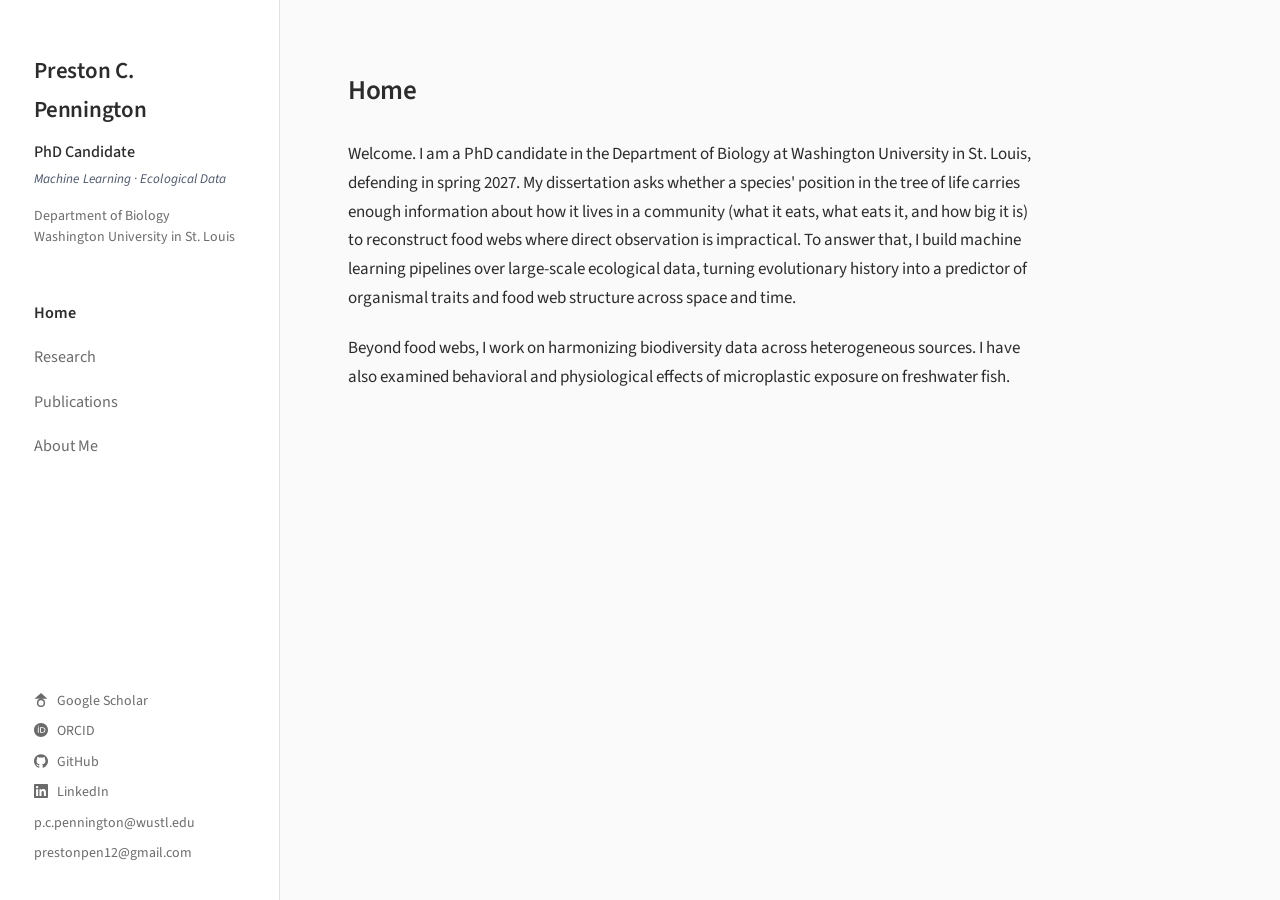
<file: index.html>
<!DOCTYPE html>
<html lang="en">
<head>
  <meta charset="UTF-8">
  <meta name="viewport" content="width=device-width, initial-scale=1.0">
  <title>Preston C. Pennington — Machine Learning &amp; Ecological Data</title>
  <link rel="preconnect" href="https://fonts.googleapis.com">
  <link href="https://fonts.googleapis.com/css2?family=Source+Sans+3:wght@300;400;600;700&display=swap" rel="stylesheet">
  <link rel="stylesheet" href="css/style.css">
</head>
<body>

  <button class="menu-toggle" onclick="document.querySelector('.sidebar').classList.toggle('open')" aria-label="Toggle menu">&#9776;</button>

  <aside class="sidebar">
    <div class="sidebar-top">
      <h1>Preston C. Pennington</h1>
      <p class="role">PhD Candidate</p>
      <p class="tagline">Machine Learning &middot; Ecological Data</p>
      <p class="subtitle">Department of Biology<br>Washington University in St. Louis</p>
      <nav>
        <a href="index.html" class="active">Home</a>
        <a href="research.html">Research</a>
        <a href="publications.html">Publications</a>
        <a href="about.html">About Me</a>
      </nav>
    </div>
    <div class="sidebar-bottom">
      <a href="https://scholar.google.com/citations?user=S984SaUAAAAJ&hl=en&oi=ao" target="_blank" rel="noopener">
        <svg xmlns="http://www.w3.org/2000/svg" viewBox="0 0 24 24"><path d="M12 24a7 7 0 1 1 0-14 7 7 0 0 1 0 14Zm0-2.5a4.5 4.5 0 1 0 0-9 4.5 4.5 0 0 0 0 9ZM1 10l11-10 11 10H1Z"/></svg>
        Google Scholar
      </a>
      <a href="https://orcid.org/0000-0001-6155-3248" target="_blank" rel="noopener">
        <svg xmlns="http://www.w3.org/2000/svg" viewBox="0 0 24 24"><path d="M12 0C5.372 0 0 5.372 0 12s5.372 12 12 12 12-5.372 12-12S18.628 0 12 0ZM7.369 4.378a.87.87 0 1 1 0 1.74.87.87 0 0 1 0-1.74ZM6.61 7.23h1.518v9.54H6.61V7.23Zm3.708 0h4.104c3.756 0 5.16 2.484 5.16 4.77 0 2.634-1.842 4.77-5.16 4.77H10.318V7.23Zm1.518 1.356v6.828h2.586c2.724 0 3.642-1.704 3.642-3.414 0-1.578-.828-3.414-3.642-3.414h-2.586Z"/></svg>
        ORCID
      </a>
      <a href="https://github.com/prestonpenn12" target="_blank" rel="noopener">
        <svg xmlns="http://www.w3.org/2000/svg" viewBox="0 0 24 24"><path d="M12 .297c-6.63 0-12 5.373-12 12 0 5.303 3.438 9.8 8.205 11.385.6.113.82-.258.82-.577 0-.285-.01-1.04-.015-2.04-3.338.724-4.042-1.61-4.042-1.61C4.422 18.07 3.633 17.7 3.633 17.7c-1.087-.744.084-.729.084-.729 1.205.084 1.838 1.236 1.838 1.236 1.07 1.835 2.809 1.305 3.495.998.108-.776.417-1.305.76-1.605-2.665-.3-5.466-1.332-5.466-5.93 0-1.31.465-2.38 1.235-3.22-.135-.303-.54-1.523.105-3.176 0 0 1.005-.322 3.3 1.23.96-.267 1.98-.399 3-.405 1.02.006 2.04.138 3 .405 2.28-1.552 3.285-1.23 3.285-1.23.645 1.653.24 2.873.12 3.176.765.84 1.23 1.91 1.23 3.22 0 4.61-2.805 5.625-5.475 5.92.42.36.81 1.096.81 2.22 0 1.606-.015 2.896-.015 3.286 0 .315.21.69.825.57C20.565 22.092 24 17.592 24 12.297c0-6.627-5.373-12-12-12"/></svg>
        GitHub
      </a>
      <a href="https://www.linkedin.com/in/prestonpennington/" target="_blank" rel="noopener">
        <svg xmlns="http://www.w3.org/2000/svg" viewBox="0 0 24 24"><path d="M20.447 20.452h-3.554v-5.569c0-1.328-.027-3.037-1.852-3.037-1.853 0-2.136 1.445-2.136 2.939v5.667H9.351V9h3.414v1.561h.046c.477-.9 1.637-1.85 3.37-1.85 3.601 0 4.267 2.37 4.267 5.455v6.286zM5.337 7.433c-1.144 0-2.063-.926-2.063-2.065 0-1.138.92-2.063 2.063-2.063 1.14 0 2.064.925 2.064 2.063 0 1.139-.925 2.065-2.064 2.065zm1.782 13.019H3.555V9h3.564v11.452zM22.225 0H1.771C.792 0 0 .774 0 1.729v20.542C0 23.227.792 24 1.771 24h20.451C23.2 24 24 23.227 24 22.271V1.729C24 .774 23.2 0 22.222 0h.003z"/></svg>
        LinkedIn
      </a>
      <a href="mailto:p.c.pennington@wustl.edu">p.c.pennington@wustl.edu</a>
      <a href="mailto:prestonpen12@gmail.com">prestonpen12@gmail.com</a>
    </div>
  </aside>

  <main class="main">
    <h2>Home</h2>
    <p>
      Welcome. I am a PhD candidate in the Department of Biology at
      Washington University in St. Louis, defending in spring 2027. My
      dissertation asks whether a species' position in the tree of life
      carries enough information about how it lives in a community (what it
      eats, what eats it, and how big it is) to reconstruct food webs where
      direct observation is impractical. To answer that, I build machine
      learning pipelines over large-scale ecological data, turning
      evolutionary history into a predictor of organismal traits and food
      web structure across space and time.
    </p>
    <p>
      Beyond food webs, I work on harmonizing biodiversity data across
      heterogeneous sources. I have also examined behavioral and
      physiological effects of microplastic exposure on freshwater fish.
    </p>
  </main>

</body>
</html>
</file>
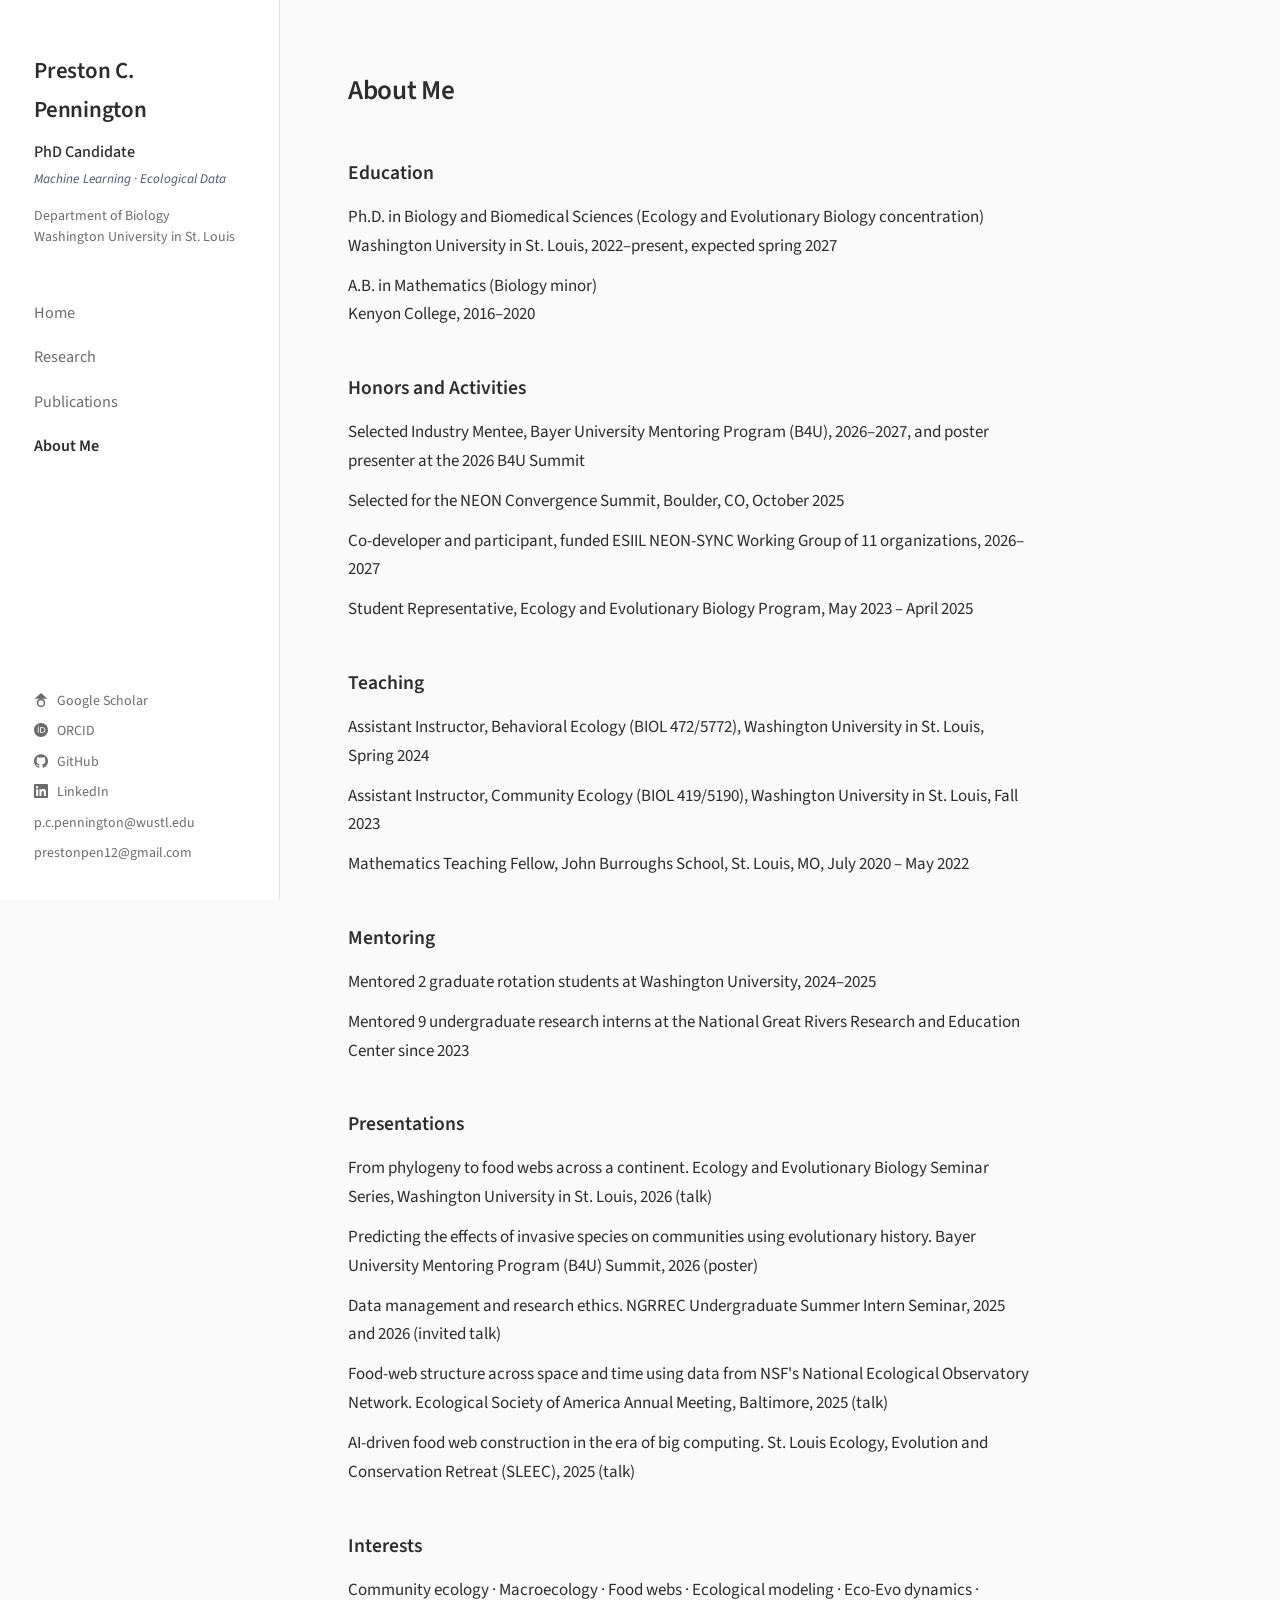
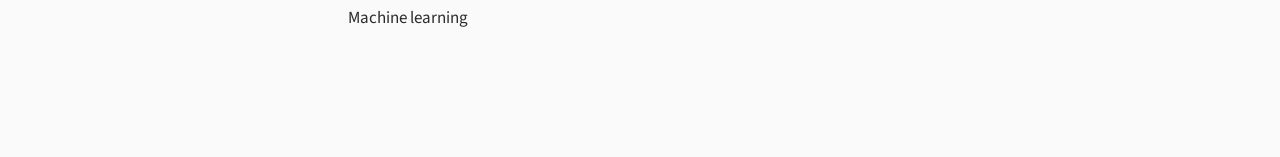
<file: about.html>
<!DOCTYPE html>
<html lang="en">
<head>
  <meta charset="UTF-8">
  <meta name="viewport" content="width=device-width, initial-scale=1.0">
  <title>About Me — Preston C. Pennington</title>
  <link rel="preconnect" href="https://fonts.googleapis.com">
  <link href="https://fonts.googleapis.com/css2?family=Source+Sans+3:wght@300;400;600;700&display=swap" rel="stylesheet">
  <link rel="stylesheet" href="css/style.css">
</head>
<body>

  <button class="menu-toggle" onclick="document.querySelector('.sidebar').classList.toggle('open')" aria-label="Toggle menu">&#9776;</button>

  <aside class="sidebar">
    <div class="sidebar-top">
      <h1>Preston C. Pennington</h1>
      <p class="role">PhD Candidate</p>
      <p class="tagline">Machine Learning &middot; Ecological Data</p>
      <p class="subtitle">Department of Biology<br>Washington University in St. Louis</p>
      <nav>
        <a href="index.html">Home</a>
        <a href="research.html">Research</a>
        <a href="publications.html">Publications</a>
        <a href="about.html" class="active">About Me</a>
      </nav>
    </div>
    <div class="sidebar-bottom">
      <a href="https://scholar.google.com/citations?user=S984SaUAAAAJ&hl=en&oi=ao" target="_blank" rel="noopener">
        <svg xmlns="http://www.w3.org/2000/svg" viewBox="0 0 24 24"><path d="M12 24a7 7 0 1 1 0-14 7 7 0 0 1 0 14Zm0-2.5a4.5 4.5 0 1 0 0-9 4.5 4.5 0 0 0 0 9ZM1 10l11-10 11 10H1Z"/></svg>
        Google Scholar
      </a>
      <a href="https://orcid.org/0000-0001-6155-3248" target="_blank" rel="noopener">
        <svg xmlns="http://www.w3.org/2000/svg" viewBox="0 0 24 24"><path d="M12 0C5.372 0 0 5.372 0 12s5.372 12 12 12 12-5.372 12-12S18.628 0 12 0ZM7.369 4.378a.87.87 0 1 1 0 1.74.87.87 0 0 1 0-1.74ZM6.61 7.23h1.518v9.54H6.61V7.23Zm3.708 0h4.104c3.756 0 5.16 2.484 5.16 4.77 0 2.634-1.842 4.77-5.16 4.77H10.318V7.23Zm1.518 1.356v6.828h2.586c2.724 0 3.642-1.704 3.642-3.414 0-1.578-.828-3.414-3.642-3.414h-2.586Z"/></svg>
        ORCID
      </a>
      <a href="https://github.com/prestonpenn12" target="_blank" rel="noopener">
        <svg xmlns="http://www.w3.org/2000/svg" viewBox="0 0 24 24"><path d="M12 .297c-6.63 0-12 5.373-12 12 0 5.303 3.438 9.8 8.205 11.385.6.113.82-.258.82-.577 0-.285-.01-1.04-.015-2.04-3.338.724-4.042-1.61-4.042-1.61C4.422 18.07 3.633 17.7 3.633 17.7c-1.087-.744.084-.729.084-.729 1.205.084 1.838 1.236 1.838 1.236 1.07 1.835 2.809 1.305 3.495.998.108-.776.417-1.305.76-1.605-2.665-.3-5.466-1.332-5.466-5.93 0-1.31.465-2.38 1.235-3.22-.135-.303-.54-1.523.105-3.176 0 0 1.005-.322 3.3 1.23.96-.267 1.98-.399 3-.405 1.02.006 2.04.138 3 .405 2.28-1.552 3.285-1.23 3.285-1.23.645 1.653.24 2.873.12 3.176.765.84 1.23 1.91 1.23 3.22 0 4.61-2.805 5.625-5.475 5.92.42.36.81 1.096.81 2.22 0 1.606-.015 2.896-.015 3.286 0 .315.21.69.825.57C20.565 22.092 24 17.592 24 12.297c0-6.627-5.373-12-12-12"/></svg>
        GitHub
      </a>
      <a href="https://www.linkedin.com/in/prestonpennington/" target="_blank" rel="noopener">
        <svg xmlns="http://www.w3.org/2000/svg" viewBox="0 0 24 24"><path d="M20.447 20.452h-3.554v-5.569c0-1.328-.027-3.037-1.852-3.037-1.853 0-2.136 1.445-2.136 2.939v5.667H9.351V9h3.414v1.561h.046c.477-.9 1.637-1.85 3.37-1.85 3.601 0 4.267 2.37 4.267 5.455v6.286zM5.337 7.433c-1.144 0-2.063-.926-2.063-2.065 0-1.138.92-2.063 2.063-2.063 1.14 0 2.064.925 2.064 2.063 0 1.139-.925 2.065-2.064 2.065zm1.782 13.019H3.555V9h3.564v11.452zM22.225 0H1.771C.792 0 0 .774 0 1.729v20.542C0 23.227.792 24 1.771 24h20.451C23.2 24 24 23.227 24 22.271V1.729C24 .774 23.2 0 22.222 0h.003z"/></svg>
        LinkedIn
      </a>
      <a href="mailto:p.c.pennington@wustl.edu">p.c.pennington@wustl.edu</a>
      <a href="mailto:prestonpen12@gmail.com">prestonpen12@gmail.com</a>
    </div>
  </aside>

  <main class="main">
    <h2>About Me</h2>

    <h3>Education</h3>
    <div class="entries">
      <p>Ph.D. in Biology and Biomedical Sciences (Ecology and Evolutionary Biology concentration)<br>
      Washington University in St. Louis, 2022&ndash;present, expected spring 2027</p>
      <p>A.B. in Mathematics (Biology minor)<br>
      Kenyon College, 2016&ndash;2020</p>
    </div>

    <h3>Honors and Activities</h3>
    <div class="entries">
      <p>Selected Industry Mentee, Bayer University Mentoring Program (B4U), 2026&ndash;2027, and poster presenter at the 2026 B4U Summit</p>
      <p>Selected for the NEON Convergence Summit, Boulder, CO, October 2025</p>
      <p>Co-developer and participant, funded ESIIL NEON-SYNC Working Group of 11 organizations, 2026&ndash;2027</p>
      <p>Student Representative, Ecology and Evolutionary Biology Program, May 2023 &ndash; April 2025</p>
    </div>

    <h3>Teaching</h3>
    <div class="entries">
      <p>Assistant Instructor, Behavioral Ecology (BIOL 472/5772), Washington University in St. Louis, Spring 2024</p>
      <p>Assistant Instructor, Community Ecology (BIOL 419/5190), Washington University in St. Louis, Fall 2023</p>
      <p>Mathematics Teaching Fellow, John Burroughs School, St. Louis, MO, July 2020 &ndash; May 2022</p>
    </div>

    <h3>Mentoring</h3>
    <div class="entries">
      <p>Mentored 2 graduate rotation students at Washington University, 2024&ndash;2025</p>
      <p>Mentored 9 undergraduate research interns at the National Great Rivers Research and Education Center since 2023</p>
    </div>

    <h3>Presentations</h3>
    <div class="entries">
      <p>From phylogeny to food webs across a continent. Ecology and Evolutionary Biology Seminar Series, Washington University in St. Louis, 2026 (talk)</p>
      <p>Predicting the effects of invasive species on communities using evolutionary history. Bayer University Mentoring Program (B4U) Summit, 2026 (poster)</p>
      <p>Data management and research ethics. NGRREC Undergraduate Summer Intern Seminar, 2025 and 2026 (invited talk)</p>
      <p>Food-web structure across space and time using data from NSF's National Ecological Observatory Network. Ecological Society of America Annual Meeting, Baltimore, 2025 (talk)</p>
      <p>AI-driven food web construction in the era of big computing. St. Louis Ecology, Evolution and Conservation Retreat (SLEEC), 2025 (talk)</p>
    </div>

    <h3>Interests</h3>
    <p>
      Community ecology &middot; Macroecology &middot;
      Food webs &middot; Ecological modeling &middot;
      Eco-Evo dynamics &middot; Machine learning
    </p>
  </main>

</body>
</html>
</file>
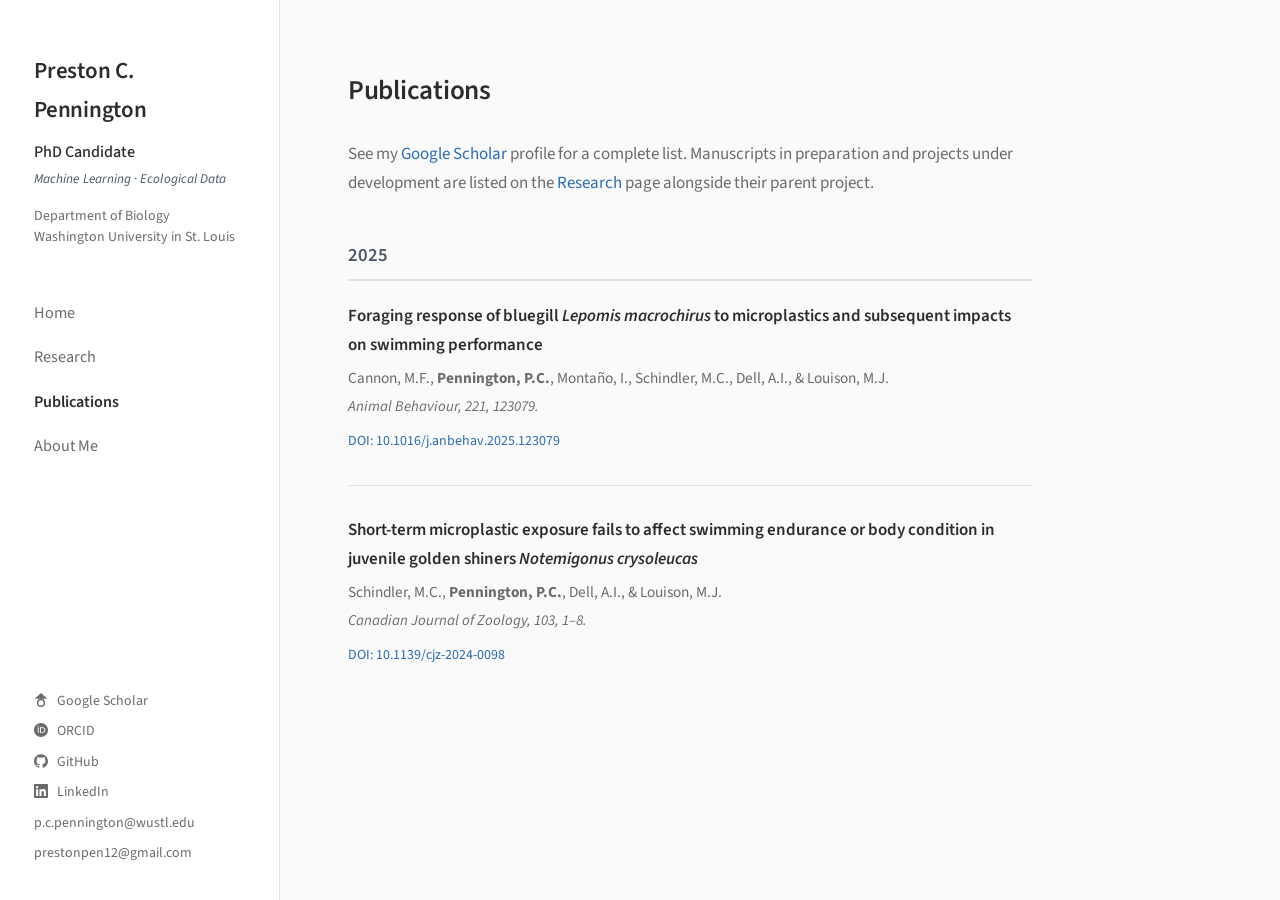
<file: publications.html>
<!DOCTYPE html>
<html lang="en">
<head>
  <meta charset="UTF-8">
  <meta name="viewport" content="width=device-width, initial-scale=1.0">
  <title>Publications — Preston C. Pennington</title>
  <link rel="preconnect" href="https://fonts.googleapis.com">
  <link href="https://fonts.googleapis.com/css2?family=Source+Sans+3:wght@300;400;600;700&display=swap" rel="stylesheet">
  <link rel="stylesheet" href="css/style.css">
</head>
<body>

  <button class="menu-toggle" onclick="document.querySelector('.sidebar').classList.toggle('open')" aria-label="Toggle menu">&#9776;</button>

  <aside class="sidebar">
    <div class="sidebar-top">
      <h1>Preston C. Pennington</h1>
      <p class="role">PhD Candidate</p>
      <p class="tagline">Machine Learning &middot; Ecological Data</p>
      <p class="subtitle">Department of Biology<br>Washington University in St. Louis</p>
      <nav>
        <a href="index.html">Home</a>
        <a href="research.html">Research</a>
        <a href="publications.html" class="active">Publications</a>
        <a href="about.html">About Me</a>
      </nav>
    </div>
    <div class="sidebar-bottom">
      <a href="https://scholar.google.com/citations?user=S984SaUAAAAJ&hl=en&oi=ao" target="_blank" rel="noopener">
        <svg xmlns="http://www.w3.org/2000/svg" viewBox="0 0 24 24"><path d="M12 24a7 7 0 1 1 0-14 7 7 0 0 1 0 14Zm0-2.5a4.5 4.5 0 1 0 0-9 4.5 4.5 0 0 0 0 9ZM1 10l11-10 11 10H1Z"/></svg>
        Google Scholar
      </a>
      <a href="https://orcid.org/0000-0001-6155-3248" target="_blank" rel="noopener">
        <svg xmlns="http://www.w3.org/2000/svg" viewBox="0 0 24 24"><path d="M12 0C5.372 0 0 5.372 0 12s5.372 12 12 12 12-5.372 12-12S18.628 0 12 0ZM7.369 4.378a.87.87 0 1 1 0 1.74.87.87 0 0 1 0-1.74ZM6.61 7.23h1.518v9.54H6.61V7.23Zm3.708 0h4.104c3.756 0 5.16 2.484 5.16 4.77 0 2.634-1.842 4.77-5.16 4.77H10.318V7.23Zm1.518 1.356v6.828h2.586c2.724 0 3.642-1.704 3.642-3.414 0-1.578-.828-3.414-3.642-3.414h-2.586Z"/></svg>
        ORCID
      </a>
      <a href="https://github.com/prestonpenn12" target="_blank" rel="noopener">
        <svg xmlns="http://www.w3.org/2000/svg" viewBox="0 0 24 24"><path d="M12 .297c-6.63 0-12 5.373-12 12 0 5.303 3.438 9.8 8.205 11.385.6.113.82-.258.82-.577 0-.285-.01-1.04-.015-2.04-3.338.724-4.042-1.61-4.042-1.61C4.422 18.07 3.633 17.7 3.633 17.7c-1.087-.744.084-.729.084-.729 1.205.084 1.838 1.236 1.838 1.236 1.07 1.835 2.809 1.305 3.495.998.108-.776.417-1.305.76-1.605-2.665-.3-5.466-1.332-5.466-5.93 0-1.31.465-2.38 1.235-3.22-.135-.303-.54-1.523.105-3.176 0 0 1.005-.322 3.3 1.23.96-.267 1.98-.399 3-.405 1.02.006 2.04.138 3 .405 2.28-1.552 3.285-1.23 3.285-1.23.645 1.653.24 2.873.12 3.176.765.84 1.23 1.91 1.23 3.22 0 4.61-2.805 5.625-5.475 5.92.42.36.81 1.096.81 2.22 0 1.606-.015 2.896-.015 3.286 0 .315.21.69.825.57C20.565 22.092 24 17.592 24 12.297c0-6.627-5.373-12-12-12"/></svg>
        GitHub
      </a>
      <a href="https://www.linkedin.com/in/prestonpennington/" target="_blank" rel="noopener">
        <svg xmlns="http://www.w3.org/2000/svg" viewBox="0 0 24 24"><path d="M20.447 20.452h-3.554v-5.569c0-1.328-.027-3.037-1.852-3.037-1.853 0-2.136 1.445-2.136 2.939v5.667H9.351V9h3.414v1.561h.046c.477-.9 1.637-1.85 3.37-1.85 3.601 0 4.267 2.37 4.267 5.455v6.286zM5.337 7.433c-1.144 0-2.063-.926-2.063-2.065 0-1.138.92-2.063 2.063-2.063 1.14 0 2.064.925 2.064 2.063 0 1.139-.925 2.065-2.064 2.065zm1.782 13.019H3.555V9h3.564v11.452zM22.225 0H1.771C.792 0 0 .774 0 1.729v20.542C0 23.227.792 24 1.771 24h20.451C23.2 24 24 23.227 24 22.271V1.729C24 .774 23.2 0 22.222 0h.003z"/></svg>
        LinkedIn
      </a>
      <a href="mailto:p.c.pennington@wustl.edu">p.c.pennington@wustl.edu</a>
      <a href="mailto:prestonpen12@gmail.com">prestonpen12@gmail.com</a>
    </div>
  </aside>

  <main class="main">
    <h2>Publications</h2>

    <p style="color: var(--color-text-light); margin-bottom: 2rem;">
      See my <a href="https://scholar.google.com/citations?user=S984SaUAAAAJ&hl=en&oi=ao" target="_blank" rel="noopener">Google Scholar</a> profile for a complete list. Manuscripts in preparation and projects under development are listed on the <a href="research.html">Research</a> page alongside their parent project.
    </p>

    <div class="year-heading">2025</div>

    <div class="publication">
      <div class="title">Foraging response of bluegill <em>Lepomis macrochirus</em> to microplastics and subsequent impacts on swimming performance</div>
      <div class="authors">Cannon, M.F., <strong>Pennington, P.C.</strong>, Montaño, I., Schindler, M.C., Dell, A.I., &amp; Louison, M.J.</div>
      <div class="journal">Animal Behaviour, 221, 123079.</div>
      <div class="links">
        <a href="https://doi.org/10.1016/j.anbehav.2025.123079" target="_blank" rel="noopener">DOI: 10.1016/j.anbehav.2025.123079</a>
      </div>
    </div>

    <div class="publication">
      <div class="title">Short-term microplastic exposure fails to affect swimming endurance or body condition in juvenile golden shiners <em>Notemigonus crysoleucas</em></div>
      <div class="authors">Schindler, M.C., <strong>Pennington, P.C.</strong>, Dell, A.I., &amp; Louison, M.J.</div>
      <div class="journal">Canadian Journal of Zoology, 103, 1–8.</div>
      <div class="links">
        <a href="https://doi.org/10.1139/cjz-2024-0098" target="_blank" rel="noopener">DOI: 10.1139/cjz-2024-0098</a>
      </div>
    </div>
  </main>

</body>
</html>
</file>
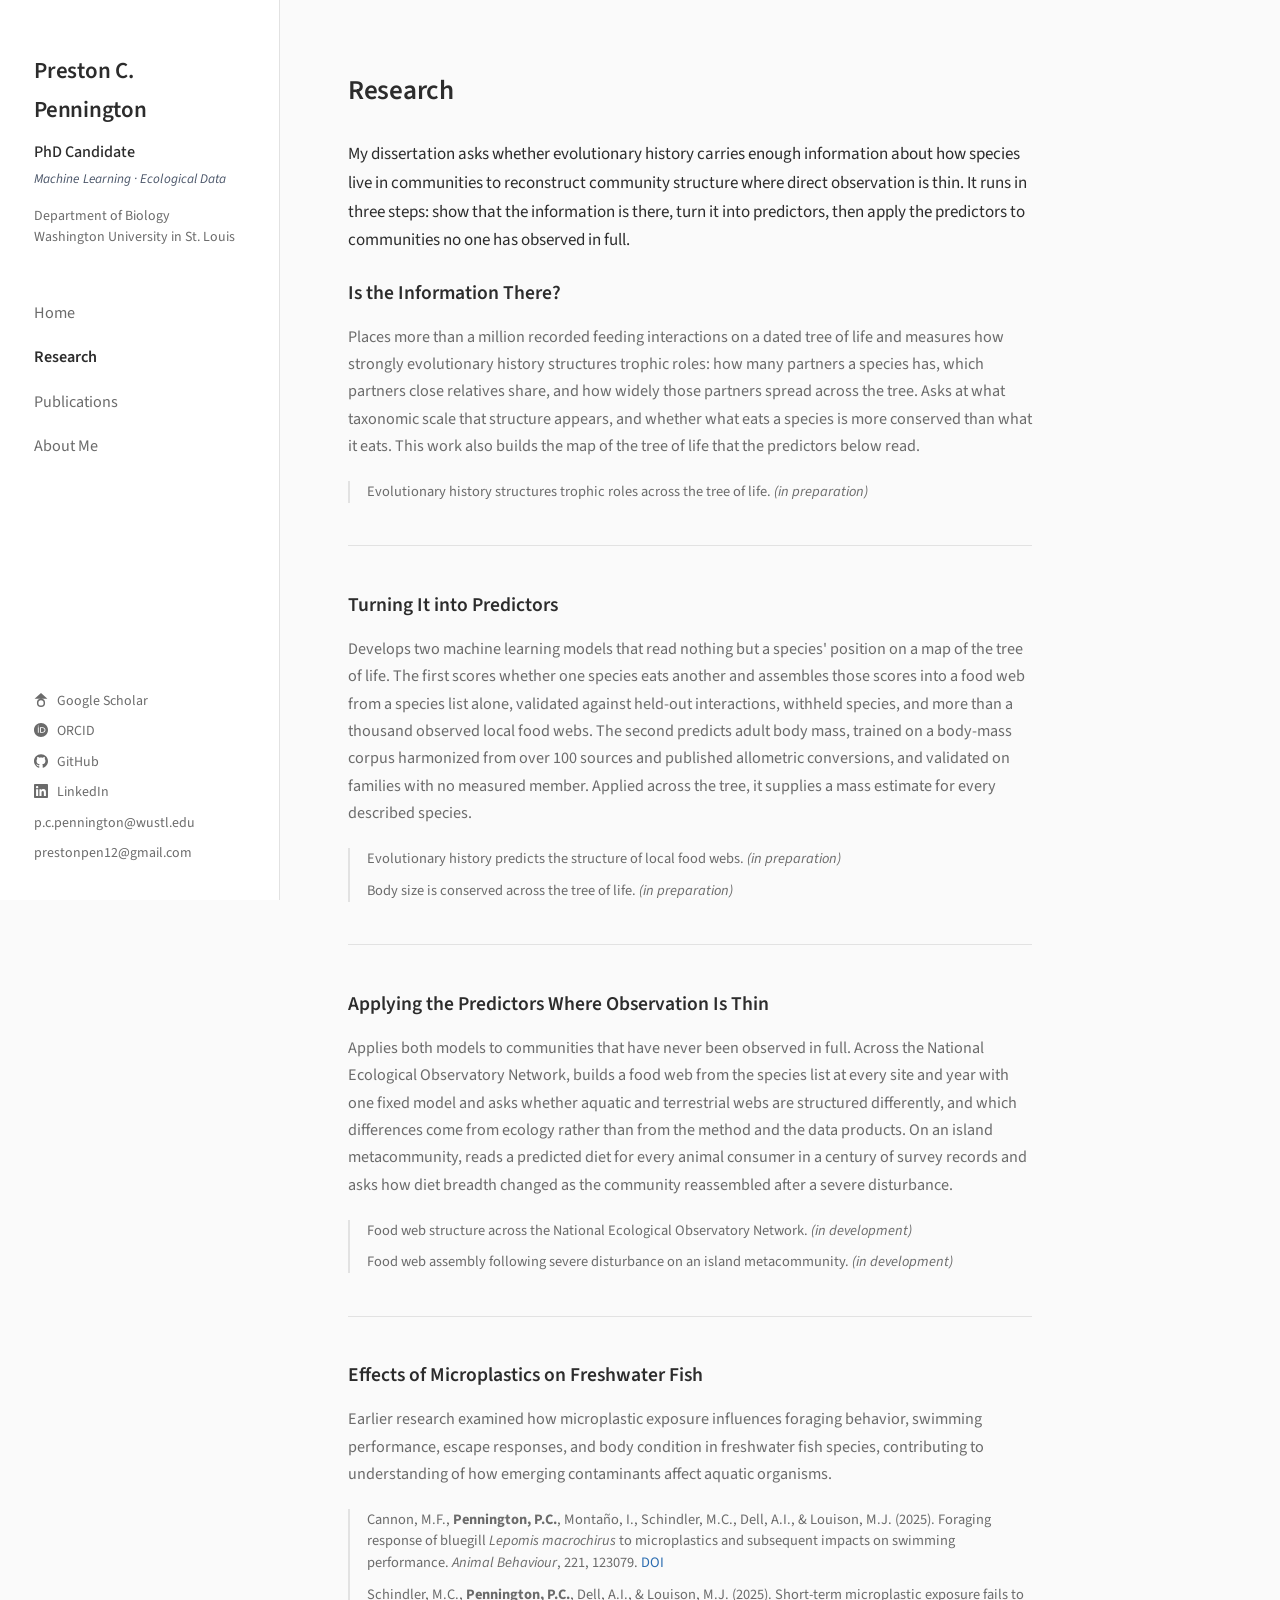
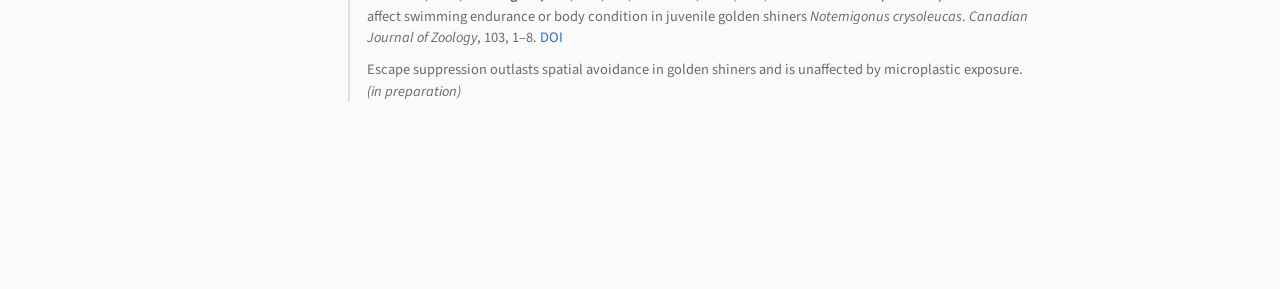
<file: research.html>
<!DOCTYPE html>
<html lang="en">
<head>
  <meta charset="UTF-8">
  <meta name="viewport" content="width=device-width, initial-scale=1.0">
  <title>Research — Preston C. Pennington</title>
  <link rel="preconnect" href="https://fonts.googleapis.com">
  <link href="https://fonts.googleapis.com/css2?family=Source+Sans+3:wght@300;400;600;700&display=swap" rel="stylesheet">
  <link rel="stylesheet" href="css/style.css">
</head>
<body>

  <button class="menu-toggle" onclick="document.querySelector('.sidebar').classList.toggle('open')" aria-label="Toggle menu">&#9776;</button>

  <aside class="sidebar">
    <div class="sidebar-top">
      <h1>Preston C. Pennington</h1>
      <p class="role">PhD Candidate</p>
      <p class="tagline">Machine Learning &middot; Ecological Data</p>
      <p class="subtitle">Department of Biology<br>Washington University in St. Louis</p>
      <nav>
        <a href="index.html">Home</a>
        <a href="research.html" class="active">Research</a>
        <a href="publications.html">Publications</a>
        <a href="about.html">About Me</a>
      </nav>
    </div>
    <div class="sidebar-bottom">
      <a href="https://scholar.google.com/citations?user=S984SaUAAAAJ&hl=en&oi=ao" target="_blank" rel="noopener">
        <svg xmlns="http://www.w3.org/2000/svg" viewBox="0 0 24 24"><path d="M12 24a7 7 0 1 1 0-14 7 7 0 0 1 0 14Zm0-2.5a4.5 4.5 0 1 0 0-9 4.5 4.5 0 0 0 0 9ZM1 10l11-10 11 10H1Z"/></svg>
        Google Scholar
      </a>
      <a href="https://orcid.org/0000-0001-6155-3248" target="_blank" rel="noopener">
        <svg xmlns="http://www.w3.org/2000/svg" viewBox="0 0 24 24"><path d="M12 0C5.372 0 0 5.372 0 12s5.372 12 12 12 12-5.372 12-12S18.628 0 12 0ZM7.369 4.378a.87.87 0 1 1 0 1.74.87.87 0 0 1 0-1.74ZM6.61 7.23h1.518v9.54H6.61V7.23Zm3.708 0h4.104c3.756 0 5.16 2.484 5.16 4.77 0 2.634-1.842 4.77-5.16 4.77H10.318V7.23Zm1.518 1.356v6.828h2.586c2.724 0 3.642-1.704 3.642-3.414 0-1.578-.828-3.414-3.642-3.414h-2.586Z"/></svg>
        ORCID
      </a>
      <a href="https://github.com/prestonpenn12" target="_blank" rel="noopener">
        <svg xmlns="http://www.w3.org/2000/svg" viewBox="0 0 24 24"><path d="M12 .297c-6.63 0-12 5.373-12 12 0 5.303 3.438 9.8 8.205 11.385.6.113.82-.258.82-.577 0-.285-.01-1.04-.015-2.04-3.338.724-4.042-1.61-4.042-1.61C4.422 18.07 3.633 17.7 3.633 17.7c-1.087-.744.084-.729.084-.729 1.205.084 1.838 1.236 1.838 1.236 1.07 1.835 2.809 1.305 3.495.998.108-.776.417-1.305.76-1.605-2.665-.3-5.466-1.332-5.466-5.93 0-1.31.465-2.38 1.235-3.22-.135-.303-.54-1.523.105-3.176 0 0 1.005-.322 3.3 1.23.96-.267 1.98-.399 3-.405 1.02.006 2.04.138 3 .405 2.28-1.552 3.285-1.23 3.285-1.23.645 1.653.24 2.873.12 3.176.765.84 1.23 1.91 1.23 3.22 0 4.61-2.805 5.625-5.475 5.92.42.36.81 1.096.81 2.22 0 1.606-.015 2.896-.015 3.286 0 .315.21.69.825.57C20.565 22.092 24 17.592 24 12.297c0-6.627-5.373-12-12-12"/></svg>
        GitHub
      </a>
      <a href="https://www.linkedin.com/in/prestonpennington/" target="_blank" rel="noopener">
        <svg xmlns="http://www.w3.org/2000/svg" viewBox="0 0 24 24"><path d="M20.447 20.452h-3.554v-5.569c0-1.328-.027-3.037-1.852-3.037-1.853 0-2.136 1.445-2.136 2.939v5.667H9.351V9h3.414v1.561h.046c.477-.9 1.637-1.85 3.37-1.85 3.601 0 4.267 2.37 4.267 5.455v6.286zM5.337 7.433c-1.144 0-2.063-.926-2.063-2.065 0-1.138.92-2.063 2.063-2.063 1.14 0 2.064.925 2.064 2.063 0 1.139-.925 2.065-2.064 2.065zm1.782 13.019H3.555V9h3.564v11.452zM22.225 0H1.771C.792 0 0 .774 0 1.729v20.542C0 23.227.792 24 1.771 24h20.451C23.2 24 24 23.227 24 22.271V1.729C24 .774 23.2 0 22.222 0h.003z"/></svg>
        LinkedIn
      </a>
      <a href="mailto:p.c.pennington@wustl.edu">p.c.pennington@wustl.edu</a>
      <a href="mailto:prestonpen12@gmail.com">prestonpen12@gmail.com</a>
    </div>
  </aside>

  <main class="main">
    <h2>Research</h2>

    <p>
      My dissertation asks whether evolutionary history carries enough
      information about how species live in communities to reconstruct
      community structure where direct observation is thin. It runs in three
      steps: show that the information is there, turn it into predictors,
      then apply the predictors to communities no one has observed in full.
    </p>

    <div class="research-item">
      <h3>Is the Information There?</h3>
      <p>
        Places more than a million recorded feeding interactions on a dated
        tree of life and measures how strongly evolutionary history
        structures trophic roles: how many partners a species has, which
        partners close relatives share, and how widely those partners spread
        across the tree. Asks at what taxonomic scale that structure appears,
        and whether what eats a species is more conserved than what it eats.
        This work also builds the map of the tree of life that the predictors
        below read.
      </p>
      <div class="related-papers">
        <p class="paper">
          Evolutionary history structures trophic roles across the tree of life. <em>(in preparation)</em>
        </p>
      </div>
    </div>

    <div class="research-item">
      <h3>Turning It into Predictors</h3>
      <p>
        Develops two machine learning models that read nothing but a
        species' position on a map of the tree of life. The first scores
        whether one species eats another and assembles those scores into a
        food web from a species list alone, validated against held-out
        interactions, withheld species, and more than a thousand observed
        local food webs. The second predicts adult body mass, trained on a
        body-mass corpus harmonized from over 100 sources and published
        allometric conversions, and validated on families with no measured
        member. Applied across the tree, it supplies a mass estimate for
        every described species.
      </p>
      <div class="related-papers">
        <p class="paper">
          Evolutionary history predicts the structure of local food webs. <em>(in preparation)</em>
        </p>
        <p class="paper">
          Body size is conserved across the tree of life. <em>(in preparation)</em>
        </p>
      </div>
    </div>

    <div class="research-item">
      <h3>Applying the Predictors Where Observation Is Thin</h3>
      <p>
        Applies both models to communities that have never been observed in
        full. Across the National Ecological Observatory Network, builds a
        food web from the species list at every site and year with one fixed
        model and asks whether aquatic and terrestrial webs are structured
        differently, and which differences come from ecology rather than from
        the method and the data products. On an island metacommunity, reads
        a predicted diet for every animal consumer in a century of survey
        records and asks how diet breadth changed as the community reassembled
        after a severe disturbance.
      </p>
      <div class="related-papers">
        <p class="paper">
          Food web structure across the National Ecological Observatory Network. <em>(in development)</em>
        </p>
        <p class="paper">
          Food web assembly following severe disturbance on an island metacommunity. <em>(in development)</em>
        </p>
      </div>
    </div>

    <div class="research-item">
      <h3>Effects of Microplastics on Freshwater Fish</h3>
      <p>
        Earlier research examined how microplastic exposure influences
        foraging behavior, swimming performance, escape responses, and body
        condition in freshwater fish species, contributing to understanding of
        how emerging contaminants affect aquatic organisms.
      </p>
      <div class="related-papers">
        <p class="paper">
          Cannon, M.F., <strong>Pennington, P.C.</strong>, Monta&ntilde;o, I., Schindler, M.C., Dell, A.I., &amp; Louison, M.J. (2025).
          Foraging response of bluegill <em>Lepomis macrochirus</em> to microplastics and subsequent impacts on swimming performance.
          <em>Animal Behaviour</em>, 221, 123079.
          <a href="https://doi.org/10.1016/j.anbehav.2025.123079" target="_blank" rel="noopener">DOI</a>
        </p>
        <p class="paper">
          Schindler, M.C., <strong>Pennington, P.C.</strong>, Dell, A.I., &amp; Louison, M.J. (2025).
          Short-term microplastic exposure fails to affect swimming endurance or body condition in juvenile golden shiners <em>Notemigonus crysoleucas</em>.
          <em>Canadian Journal of Zoology</em>, 103, 1&ndash;8.
          <a href="https://doi.org/10.1139/cjz-2024-0098" target="_blank" rel="noopener">DOI</a>
        </p>
        <p class="paper">
          Escape suppression outlasts spatial avoidance in golden shiners and is unaffected by microplastic exposure. <em>(in preparation)</em>
        </p>
      </div>
    </div>
  </main>

</body>
</html>
</file>
<file: css/style.css>
/* ── Reset & Base ── */
*, *::before, *::after {
  margin: 0;
  padding: 0;
  box-sizing: border-box;
}

:root {
  --sidebar-width: 280px;
  --color-bg: #fafafa;
  --color-sidebar: #ffffff;
  --color-text: #2c2c2c;
  --color-text-light: #6b6b6b;
  --color-accent: #4a5568;
  --color-link: #2b6cb0;
  --color-link-hover: #1a4971;
  --color-border: #e2e2e2;
  --font-body: 'Source Sans 3', 'Segoe UI', system-ui, sans-serif;
  --font-heading: 'Source Sans 3', 'Segoe UI', system-ui, sans-serif;
}

html {
  font-size: 17px;
  scroll-behavior: smooth;
}

body {
  font-family: var(--font-body);
  color: var(--color-text);
  background: var(--color-bg);
  line-height: 1.7;
  display: flex;
  min-height: 100vh;
}

/* ── Sidebar ── */
.sidebar {
  position: fixed;
  top: 0;
  left: 0;
  width: var(--sidebar-width);
  height: 100vh;
  background: var(--color-sidebar);
  border-right: 1px solid var(--color-border);
  padding: 3rem 2rem 2rem;
  display: flex;
  flex-direction: column;
  justify-content: space-between;
  z-index: 10;
}

.sidebar-top {
  display: flex;
  flex-direction: column;
}

.sidebar h1 {
  font-family: var(--font-heading);
  font-size: 1.35rem;
  font-weight: 600;
  color: var(--color-text);
  margin-bottom: 0.25rem;
  letter-spacing: -0.01em;
}

.sidebar .role {
  font-size: 0.95rem;
  color: var(--color-text);
  font-weight: 500;
  margin-top: 0.3rem;
  margin-bottom: 0.15rem;
}

.sidebar .tagline {
  font-size: 0.78rem;
  color: var(--color-accent);
  font-style: italic;
  margin-bottom: 0.9rem;
  letter-spacing: 0.005em;
  white-space: nowrap;
}

.sidebar .subtitle {
  font-size: 0.82rem;
  color: var(--color-text-light);
  margin-bottom: 2.5rem;
  line-height: 1.5;
}

.sidebar nav a {
  display: block;
  padding: 0.5rem 0;
  color: var(--color-text-light);
  text-decoration: none;
  font-size: 0.95rem;
  font-weight: 400;
  transition: color 0.2s ease;
}

.sidebar nav a:hover,
.sidebar nav a.active {
  color: var(--color-text);
}

.sidebar nav a.active {
  font-weight: 600;
}

/* ── Sidebar External Links ── */
.sidebar-bottom {
  display: flex;
  flex-direction: column;
  gap: 0.4rem;
}

.sidebar-bottom a {
  font-size: 0.82rem;
  color: var(--color-text-light);
  text-decoration: none;
  transition: color 0.2s ease;
}

.sidebar-bottom a:hover {
  color: var(--color-link);
}

.sidebar-bottom a svg {
  width: 14px;
  height: 14px;
  vertical-align: -2px;
  margin-right: 0.35rem;
  fill: currentColor;
}

/* ── Mobile Menu Toggle ── */
.menu-toggle {
  display: none;
  position: fixed;
  top: 1.2rem;
  left: 1.2rem;
  z-index: 20;
  background: var(--color-sidebar);
  border: 1px solid var(--color-border);
  border-radius: 6px;
  padding: 0.5rem 0.7rem;
  cursor: pointer;
  font-size: 1.1rem;
  color: var(--color-text);
}

/* ── Main Content ── */
.main {
  margin-left: var(--sidebar-width);
  flex: 1;
  padding: 4rem 4rem 6rem;
  max-width: 820px;
}

.main h2 {
  font-family: var(--font-heading);
  font-size: 1.6rem;
  font-weight: 600;
  color: var(--color-text);
  margin-bottom: 1.5rem;
  letter-spacing: -0.01em;
}

.main h3 {
  font-size: 1.15rem;
  font-weight: 600;
  margin-top: 2.5rem;
  margin-bottom: 0.75rem;
  color: var(--color-text);
}

.main p {
  margin-bottom: 1.25rem;
  color: var(--color-text);
}

.main a {
  color: var(--color-link);
  text-decoration: none;
  border-bottom: 1px solid transparent;
  transition: border-color 0.2s ease;
}

.main a:hover {
  border-bottom-color: var(--color-link);
}

/* ── About Me entry lists ── */
.entries p {
  margin-bottom: 0.65rem;
}

.entries p:last-child {
  margin-bottom: 0;
}

/* ── Research Cards ── */
.research-item {
  margin-bottom: 2.5rem;
  padding-bottom: 2.5rem;
  border-bottom: 1px solid var(--color-border);
}

.research-item:last-child {
  border-bottom: none;
}

.research-item h3 {
  margin-top: 0;
}

.research-item p {
  color: var(--color-text-light);
  font-size: 0.95rem;
}

.research-item .related-papers {
  margin-top: 1rem;
  padding-left: 1rem;
  border-left: 2px solid var(--color-border);
}

.research-item .related-papers .paper {
  font-size: 0.85rem;
  color: var(--color-text-light);
  line-height: 1.5;
  margin-bottom: 0.6rem;
}

.research-item .related-papers .paper:last-child {
  margin-bottom: 0;
}

/* ── Publications List ── */
.publication {
  margin-bottom: 1.75rem;
  padding-bottom: 1.75rem;
  border-bottom: 1px solid var(--color-border);
}

.publication:last-child {
  border-bottom: none;
}

.publication .title {
  font-weight: 600;
  font-size: 1rem;
  color: var(--color-text);
  margin-bottom: 0.3rem;
}

.publication .authors {
  font-size: 0.9rem;
  color: var(--color-text-light);
  margin-bottom: 0.2rem;
}

.publication .journal {
  font-size: 0.88rem;
  color: var(--color-text-light);
  font-style: italic;
}

.publication .links {
  margin-top: 0.4rem;
}

.publication .links a {
  font-size: 0.82rem;
  margin-right: 1rem;
  color: var(--color-link);
}

.year-heading {
  font-size: 1.1rem;
  font-weight: 600;
  color: var(--color-accent);
  margin-top: 2.5rem;
  margin-bottom: 1.25rem;
  padding-bottom: 0.4rem;
  border-bottom: 2px solid var(--color-border);
}

.year-heading:first-child {
  margin-top: 0;
}

/* ── Responsive ── */
@media (max-width: 768px) {
  .menu-toggle {
    display: block;
  }

  .sidebar {
    transform: translateX(-100%);
    transition: transform 0.3s ease;
  }

  .sidebar.open {
    transform: translateX(0);
  }

  .main {
    margin-left: 0;
    padding: 4rem 1.5rem 4rem;
  }
}
</file>
